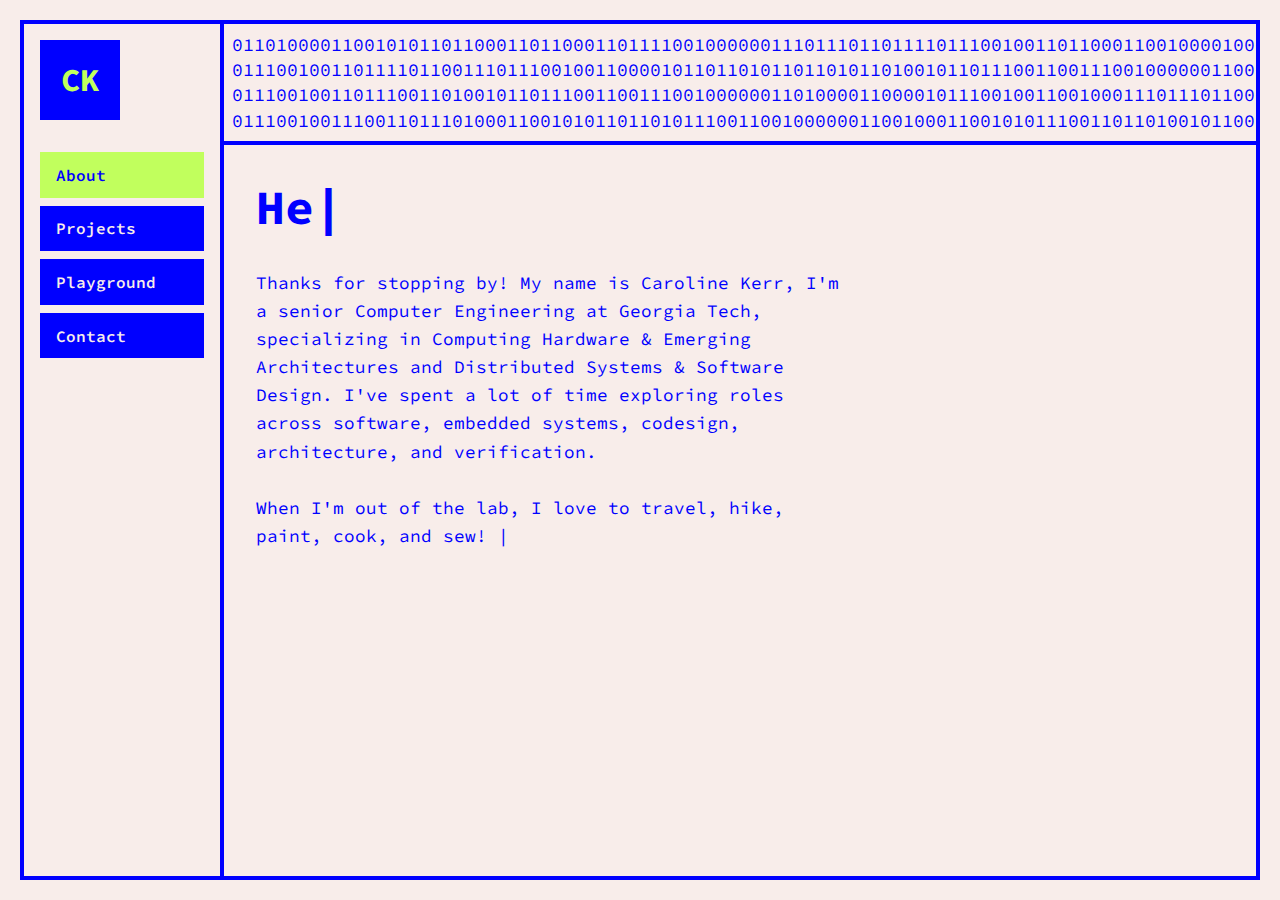
<file: index.html>
<!DOCTYPE html>
<html lang="en">
<head>
    <meta charset="UTF-8">
    <meta name="viewport" content="width=device-width, initial-scale=1.0">
    <title>Caroline J. Kerr - Computer Engineering</title>
    <link rel="stylesheet" href="styles.css">
</head>
<body>
    <div class="desktop">
        <div class="window">
            <div class="window-content">
                <nav class="sidebar">
                    <div class="logo">CK</div>
                    <ul class="nav-menu">
                        <li class="nav-item">
                            <a href="index.html" class="nav-link active">About</a>
                        </li>
                        <li class="nav-item">
                            <a href="projects.html" class="nav-link">Projects</a>
                        </li>
                        <li class="nav-item">
                            <a href="playground.html" class="nav-link">Playground</a>
                        </li>
                        <li class="nav-item">
                            <a href="contact.html" class="nav-link">Contact</a>
                        </li>
                    </ul>
                </nav>
                
                <main class="main-content">
                    <div class="binary-header">
                        <div>[base64]</div>
                        <div>[base64]</div>
                        <div>[base64]</div>
                        <div>[base64]</div>
                    </div>
                    
                    <div class="content-area">
                        <section id="about">
                            <h1 class="main-title" id="helloWorldText"></h1>
                            <div class="main-description">
                                 Thanks for stopping by! My name is Caroline Kerr, I'm a senior Computer Engineering at Georgia Tech, specializing in Computing Hardware & Emerging Architectures and Distributed Systems & Software Design. I've spent a lot of time exploring roles across software, embedded systems, codesign, architecture, and verification. 
                                <br><br>
                                 When I'm out of the lab, I love to travel, hike, paint, cook, and sew!
                                <span class="cursor">|</span>
                            </div>
                        </section>
                    </div>
                </main>
            </div>
        </div>
    </div>

    <script>
        // Typing effect for Hello World
        function typeWriter() {
            const text = "Hello World!";
            const element = document.getElementById('helloWorldText');
            
            if (!element) {
                console.error('Element with ID helloWorldText not found');
                return;
            }
            
            let i = 0;
            element.innerHTML = '<span class="cursor">|</span>';
            
            function type() {
                if (i < text.length) {
                    element.innerHTML = text.slice(0, i + 1) + '<span class="cursor">|</span>';
                    i++;
                    setTimeout(type, 150);
                } else {
                    element.innerHTML = text + '<span class="cursor">|</span>';
                }
            }
            
            setTimeout(type, 500);
        }

        // Initialize typing effect when page loads
        document.addEventListener('DOMContentLoaded', function() {
            typeWriter();
        });
    </script>
</body>
</html>
</file>
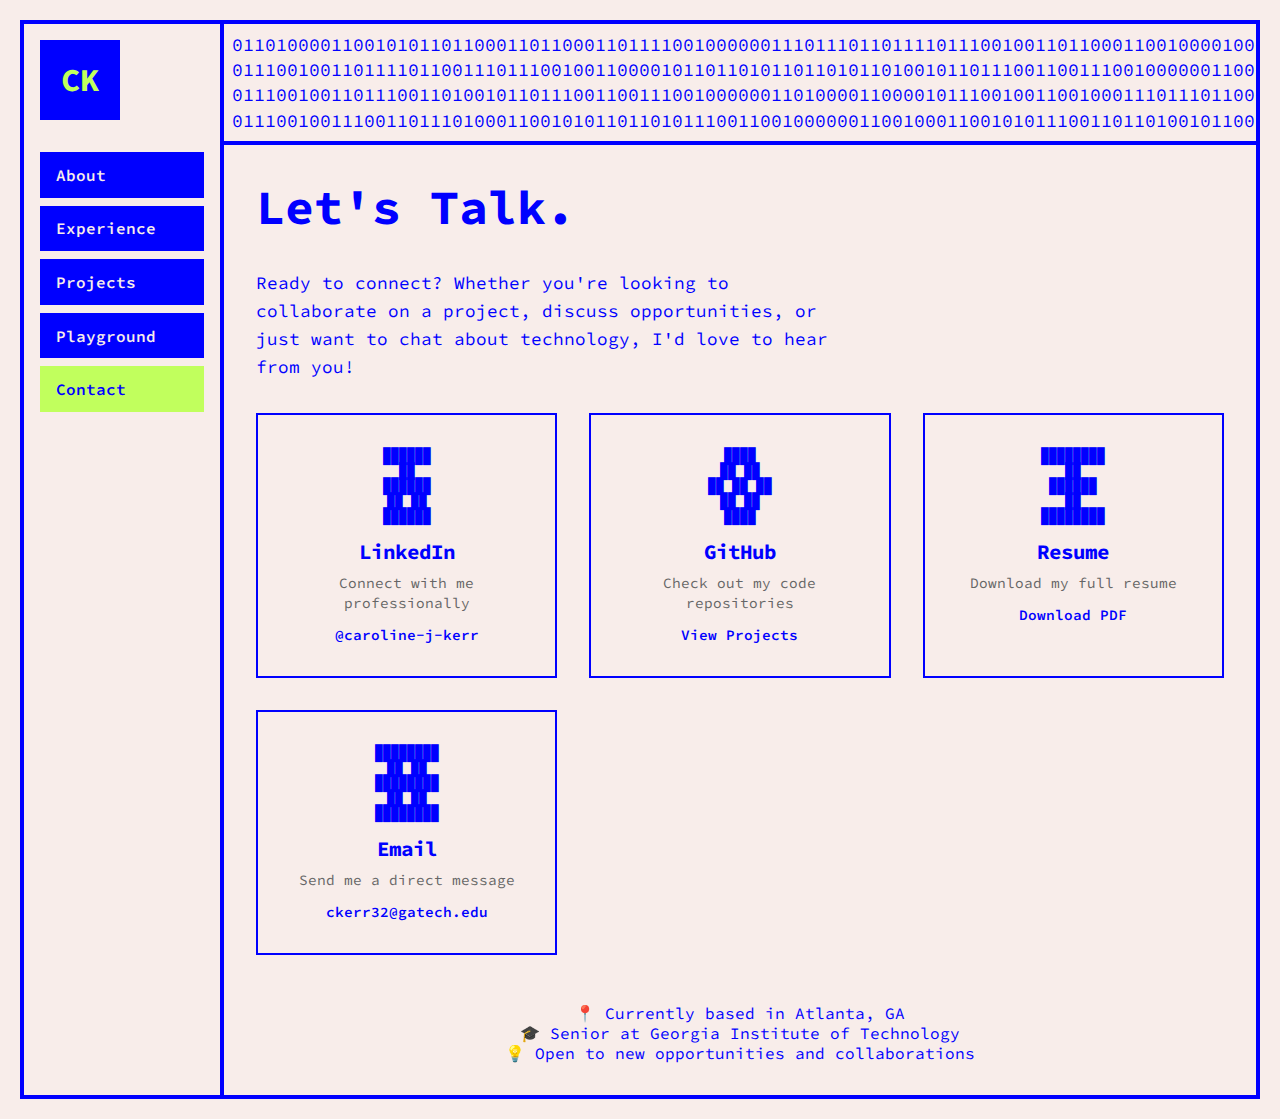
<file: contact.html>
<!DOCTYPE html>
<html lang="en">
<head>
    <meta charset="UTF-8">
    <meta name="viewport" content="width=device-width, initial-scale=1.0">
    <title>Contact - Caroline J. Kerr</title>
    <link rel="stylesheet" href="styles.css">
</head>
<body>
    <div class="desktop">
        <div class="window">
            <div class="window-content">
                <nav class="sidebar">
                    <div class="logo">CK</div>
                    <ul class="nav-menu">
                        <li class="nav-item">
                            <a href="index.html" class="nav-link">About</a>
                        </li>
                        <li class="nav-item">
                            <a href="experience.html" class="nav-link">Experience</a>
                        </li>
                        <li class="nav-item">
                            <a href="projects.html" class="nav-link">Projects</a>
                        </li>
                        <li class="nav-item">
                            <a href="playground.html" class="nav-link">Playground</a>
                        </li>
                        <li class="nav-item">
                            <a href="contact.html" class="nav-link active">Contact</a>
                        </li>
                    </ul>
                </nav>
                
                <main class="main-content">
                    <div class="binary-header">
                        <div>[base64]</div>
                        <div>[base64]</div>
                        <div>[base64]</div>
                        <div>[base64]</div>
                    </div>
                    
                    <div class="content-area">
                        <section id="contact">
                            <h1 class="main-title">Let's Talk.</h1>
                            <div class="contact-intro">
                                <p class="main-description">
                                    Ready to connect? Whether you're looking to collaborate on a project, discuss opportunities, or just want to chat about technology, I'd love to hear from you!
                                </p>
                            </div>
                            
                            <div class="contact-grid">
                                <div class="contact-card" onclick="openLinkedIn()">
                                    <div class="contact-icon">
                                        <div class="pixel-icon linkedin-icon">
                                            <div class="pixel-row">██████</div>
                                            <div class="pixel-row">██    </div>
                                            <div class="pixel-row">██████</div>
                                            <div class="pixel-row">██  ██</div>
                                            <div class="pixel-row">██████</div>
                                        </div>
                                    </div>
                                    <div class="contact-title">LinkedIn</div>
                                    <div class="contact-description">Connect with me professionally</div>
                                    <div class="contact-link">@caroline-j-kerr</div>
                                </div>
                                
                                <div class="contact-card" onclick="openGitHub()">
                                    <div class="contact-icon">
                                        <div class="pixel-icon github-icon">
                                            <div class="pixel-row">  ████  </div>
                                            <div class="pixel-row">██    ██</div>
                                            <div class="pixel-row">██ ██ ██</div>
                                            <div class="pixel-row">██    ██</div>
                                            <div class="pixel-row">  ████  </div>
                                        </div>
                                    </div>
                                    <div class="contact-title">GitHub</div>
                                    <div class="contact-description">Check out my code repositories</div>
                                    <div class="contact-link">View Projects</div>
                                </div>
                                
                                <div class="contact-card" onclick="openResume()">
                                    <div class="contact-icon">
                                        <div class="pixel-icon resume-icon">
                                            <div class="pixel-row">████████</div>
                                            <div class="pixel-row">██      </div>
                                            <div class="pixel-row">██████  </div>
                                            <div class="pixel-row">██      </div>
                                            <div class="pixel-row">████████</div>
                                        </div>
                                    </div>
                                    <div class="contact-title">Resume</div>
                                    <div class="contact-description">Download my full resume</div>
                                    <div class="contact-link">Download PDF</div>
                                </div>
                                
                                <div class="contact-card" onclick="openEmail()">
                                    <div class="contact-icon">
                                        <div class="pixel-icon email-icon">
                                            <div class="pixel-row">████████</div>
                                            <div class="pixel-row">██    ██</div>
                                            <div class="pixel-row">████████</div>
                                            <div class="pixel-row">██    ██</div>
                                            <div class="pixel-row">████████</div>
                                        </div>
                                    </div>
                                    <div class="contact-title">Email</div>
                                    <div class="contact-description">Send me a direct message</div>
                                    <div class="contact-link">ckerr32@gatech.edu</div>
                                </div>
                            </div>
                            
                            <div class="contact-footer">
                                <p style="color: #0000ff; text-align: center; margin-top: 2rem; font-family: 'Source Code Pro', monospace;">
                                    📍 Currently based in Atlanta, GA<br>
                                    🎓 Senior at Georgia Institute of Technology<br>
                                    💡 Open to new opportunities and collaborations
                                </p>
                            </div>
                        </section>
                    </div>
                </main>
            </div>
        </div>
    </div>

    <script>
        function openLinkedIn() {
            window.open('https://www.linkedin.com/in/caroline-j-kerr/', '_blank');
        }

        function openGitHub() {
            // Add your GitHub URL here
            window.open('https://github.com/yourusername', '_blank');
        }

        function openResume() {
            // Add your resume PDF link here
            window.open('path/to/your/resume.pdf', '_blank');
        }

        function openEmail() {
            window.location.href = 'mailto:ckerr32@gatech.edu?subject=Hello Caroline!';
        }

        // Add hover effect to contact cards
        document.addEventListener('DOMContentLoaded', function() {
            const cards = document.querySelectorAll('.contact-card');
            
            cards.forEach(card => {
                card.addEventListener('mouseenter', function() {
                    this.style.transform = 'scale(1.02)';
                    this.style.boxShadow = '0 4px 8px rgba(0, 0, 255, 0.2)';
                });
                
                card.addEventListener('mouseleave', function() {
                    this.style.transform = 'scale(1)';
                    this.style.boxShadow = 'none';
                });
            });
        });
    </script>
</body>
</html>
</file>
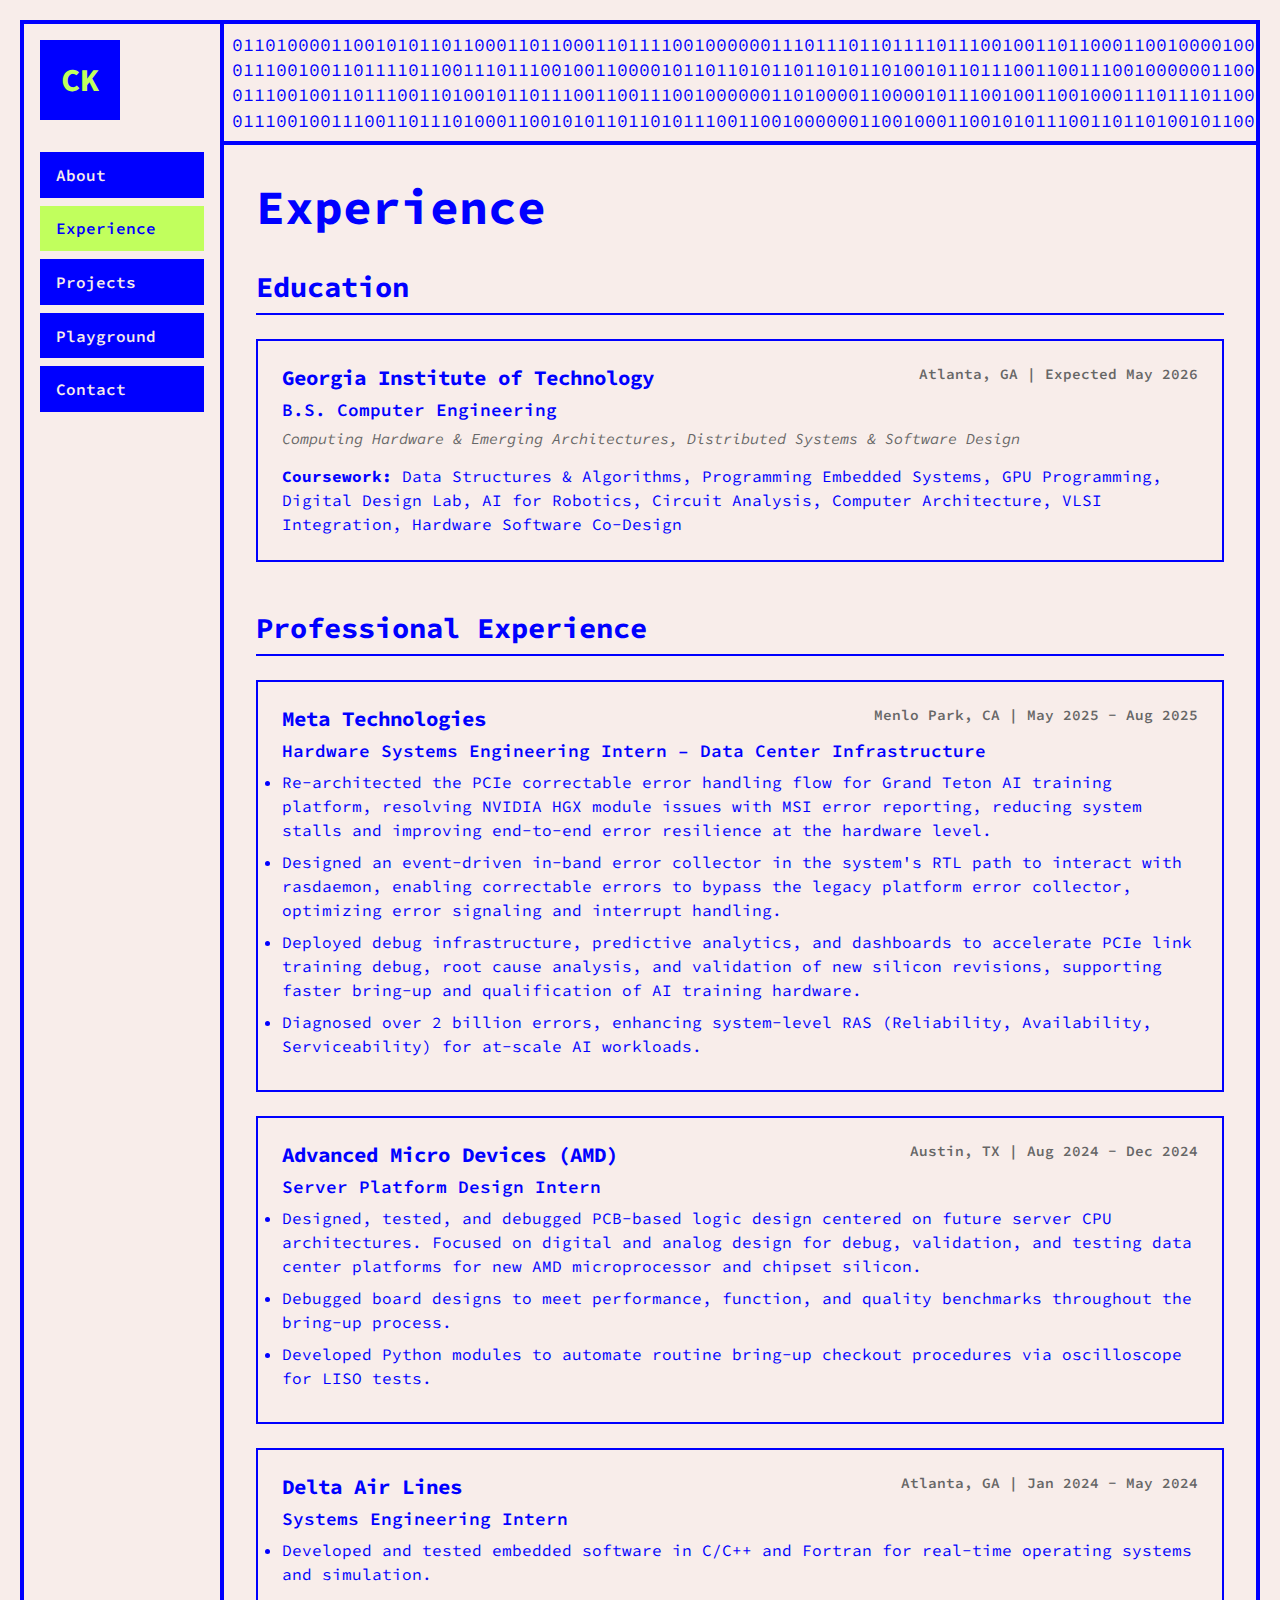
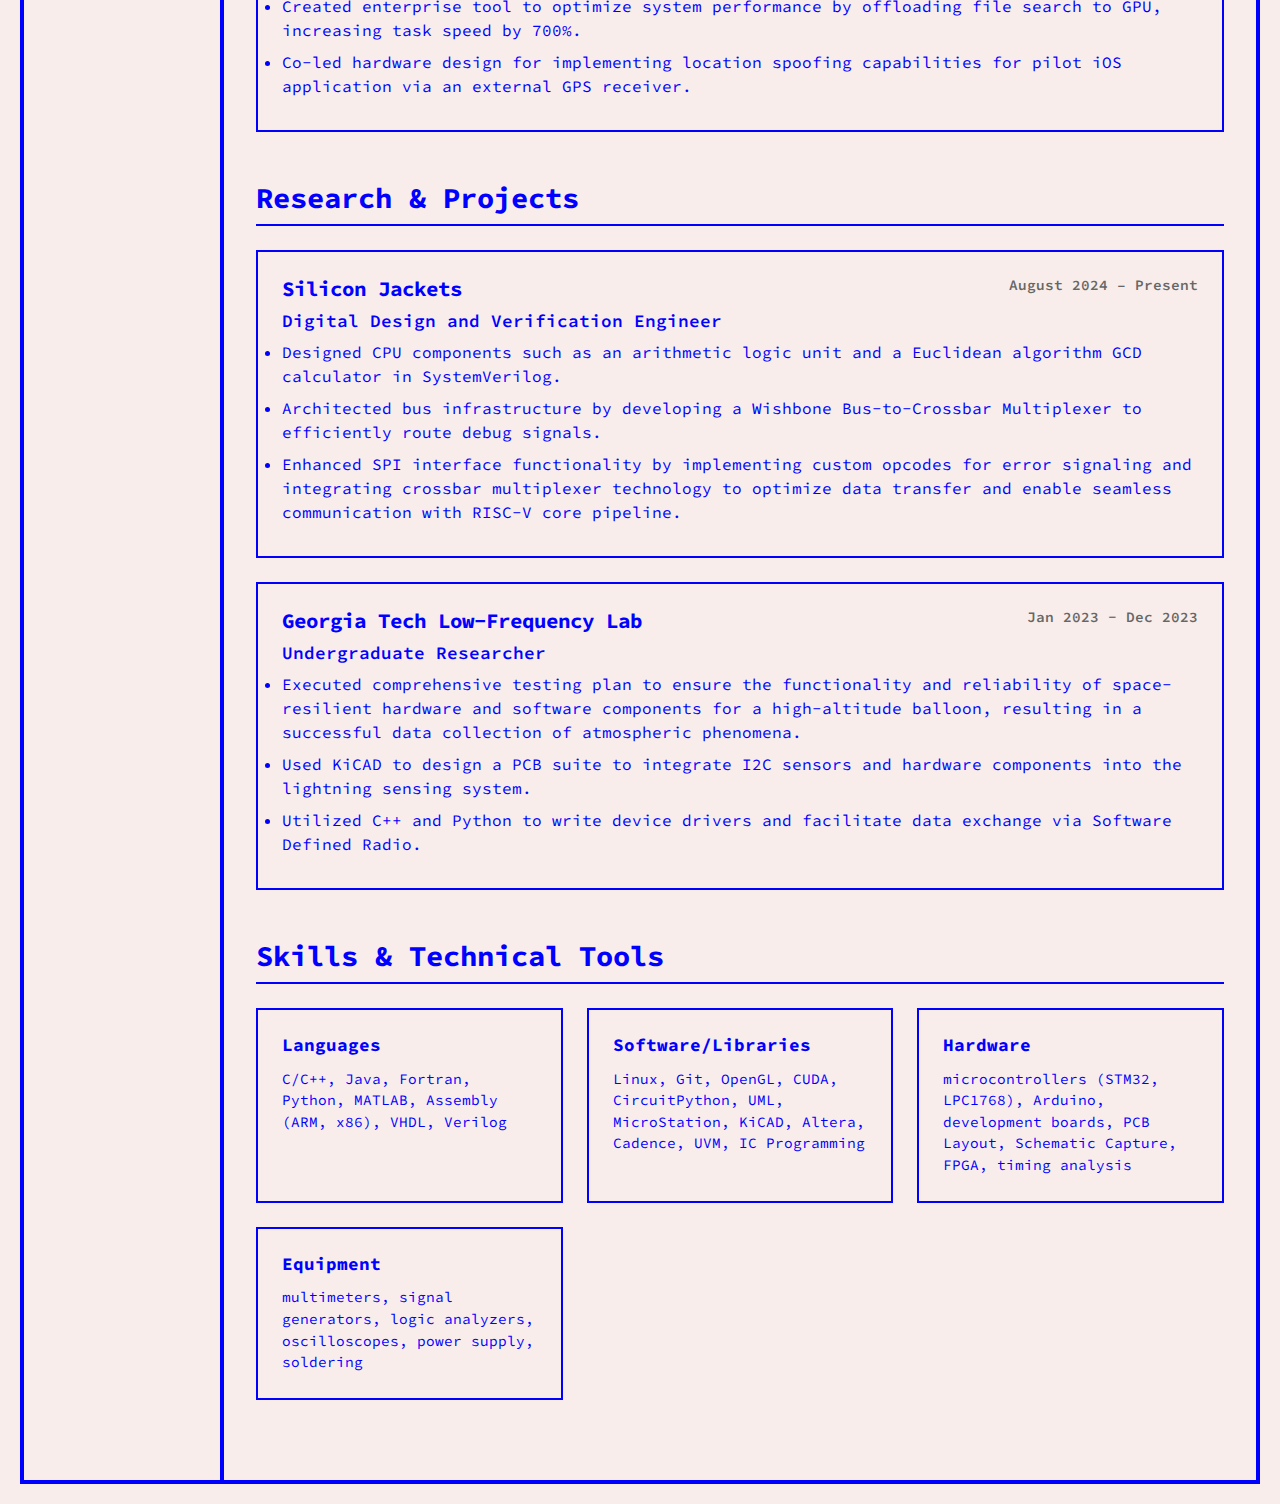
<file: experience.html>
<!DOCTYPE html>
<html lang="en">
<head>
    <meta charset="UTF-8">
    <meta name="viewport" content="width=device-width, initial-scale=1.0">
    <title>Experience - Caroline J. Kerr</title>
    <link rel="stylesheet" href="styles.css">
</head>
<body>
    <div class="desktop">
        <div class="window">
            <div class="window-content">
                <nav class="sidebar">
                    <div class="logo">CK</div>
                    <ul class="nav-menu">
                        <li class="nav-item">
                            <a href="index.html" class="nav-link">About</a>
                        </li>
                        <li class="nav-item">
                            <a href="experience.html" class="nav-link active">Experience</a>
                        </li>
                        <li class="nav-item">
                            <a href="projects.html" class="nav-link">Projects</a>
                        </li>
                        <li class="nav-item">
                            <a href="playground.html" class="nav-link">Playground</a>
                        </li>
                        <li class="nav-item">
                            <a href="contact.html" class="nav-link">Contact</a>
                        </li>
                    </ul>
                </nav>
                
                <main class="main-content">
                    <div class="binary-header">
                        <div>[base64]</div>
                        <div>[base64]</div>
                        <div>[base64]</div>
                        <div>[base64]</div>
                    </div>
                    
                    <div class="content-area">
                        <section id="experience">
                            <h1 class="main-title">Experience</h1>
                            
                            <!-- Education Section -->
                            <div class="experience-section">
                                <h2 class="section-title">Education</h2>
                                <div class="experience-card">
                                    <div class="experience-header">
                                        <div class="company-title">Georgia Institute of Technology</div>
                                        <div class="location-date">Atlanta, GA | Expected May 2026</div>
                                    </div>
                                    <div class="role-title">B.S. Computer Engineering</div>
                                    <div class="specialization">Computing Hardware & Emerging Architectures, Distributed Systems & Software Design</div>
                                    <div class="experience-details">
                                        <strong>Coursework:</strong> Data Structures & Algorithms, Programming Embedded Systems, GPU Programming, Digital Design Lab, AI for Robotics, Circuit Analysis, Computer Architecture, VLSI Integration, Hardware Software Co-Design
                                    </div>
                                </div>
                            </div>

                            <!-- Professional Experience Section -->
                            <div class="experience-section">
                                <h2 class="section-title">Professional Experience</h2>
                                
                                <div class="experience-card">
                                    <div class="experience-header">
                                        <div class="company-title">Meta Technologies</div>
                                        <div class="location-date">Menlo Park, CA | May 2025 - Aug 2025</div>
                                    </div>
                                    <div class="role-title">Hardware Systems Engineering Intern – Data Center Infrastructure</div>
                                    <ul class="experience-details">
                                        <li>Re-architected the PCIe correctable error handling flow for Grand Teton AI training platform, resolving NVIDIA HGX module issues with MSI error reporting, reducing system stalls and improving end-to-end error resilience at the hardware level.</li>
                                        <li>Designed an event-driven in-band error collector in the system's RTL path to interact with rasdaemon, enabling correctable errors to bypass the legacy platform error collector, optimizing error signaling and interrupt handling.</li>
                                        <li>Deployed debug infrastructure, predictive analytics, and dashboards to accelerate PCIe link training debug, root cause analysis, and validation of new silicon revisions, supporting faster bring-up and qualification of AI training hardware.</li>
                                        <li>Diagnosed over 2 billion errors, enhancing system-level RAS (Reliability, Availability, Serviceability) for at-scale AI workloads.</li>
                                    </ul>
                                </div>

                                <div class="experience-card">
                                    <div class="experience-header">
                                        <div class="company-title">Advanced Micro Devices (AMD)</div>
                                        <div class="location-date">Austin, TX | Aug 2024 - Dec 2024</div>
                                    </div>
                                    <div class="role-title">Server Platform Design Intern</div>
                                    <ul class="experience-details">
                                        <li>Designed, tested, and debugged PCB-based logic design centered on future server CPU architectures. Focused on digital and analog design for debug, validation, and testing data center platforms for new AMD microprocessor and chipset silicon.</li>
                                        <li>Debugged board designs to meet performance, function, and quality benchmarks throughout the bring-up process.</li>
                                        <li>Developed Python modules to automate routine bring-up checkout procedures via oscilloscope for LISO tests.</li>
                                    </ul>
                                </div>

                                <div class="experience-card">
                                    <div class="experience-header">
                                        <div class="company-title">Delta Air Lines</div>
                                        <div class="location-date">Atlanta, GA | Jan 2024 - May 2024</div>
                                    </div>
                                    <div class="role-title">Systems Engineering Intern</div>
                                    <ul class="experience-details">
                                        <li>Developed and tested embedded software in C/C++ and Fortran for real-time operating systems and simulation.</li>
                                        <li>Created enterprise tool to optimize system performance by offloading file search to GPU, increasing task speed by 700%.</li>
                                        <li>Co-led hardware design for implementing location spoofing capabilities for pilot iOS application via an external GPS receiver.</li>
                                    </ul>
                                </div>
                            </div>

                            <!-- Research & Projects Section -->
                            <div class="experience-section">
                                <h2 class="section-title">Research & Projects</h2>
                                
                                <div class="experience-card">
                                    <div class="experience-header">
                                        <div class="company-title">Silicon Jackets</div>
                                        <div class="location-date">August 2024 – Present</div>
                                    </div>
                                    <div class="role-title">Digital Design and Verification Engineer</div>
                                    <ul class="experience-details">
                                        <li>Designed CPU components such as an arithmetic logic unit and a Euclidean algorithm GCD calculator in SystemVerilog.</li>
                                        <li>Architected bus infrastructure by developing a Wishbone Bus-to-Crossbar Multiplexer to efficiently route debug signals.</li>
                                        <li>Enhanced SPI interface functionality by implementing custom opcodes for error signaling and integrating crossbar multiplexer technology to optimize data transfer and enable seamless communication with RISC-V core pipeline.</li>
                                    </ul>
                                </div>

                                <div class="experience-card">
                                    <div class="experience-header">
                                        <div class="company-title">Georgia Tech Low-Frequency Lab</div>
                                        <div class="location-date">Jan 2023 - Dec 2023</div>
                                    </div>
                                    <div class="role-title">Undergraduate Researcher</div>
                                    <ul class="experience-details">
                                        <li>Executed comprehensive testing plan to ensure the functionality and reliability of space-resilient hardware and software components for a high-altitude balloon, resulting in a successful data collection of atmospheric phenomena.</li>
                                        <li>Used KiCAD to design a PCB suite to integrate I2C sensors and hardware components into the lightning sensing system.</li>
                                        <li>Utilized C++ and Python to write device drivers and facilitate data exchange via Software Defined Radio.</li>
                                    </ul>
                                </div>
                            </div>

                            <!-- Skills Section -->
                            <div class="experience-section">
                                <h2 class="section-title">Skills & Technical Tools</h2>
                                <div class="skills-grid">
                                    <div class="skill-category">
                                        <h3 class="skill-title">Languages</h3>
                                        <div class="skill-list">C/C++, Java, Fortran, Python, MATLAB, Assembly (ARM, x86), VHDL, Verilog</div>
                                    </div>
                                    <div class="skill-category">
                                        <h3 class="skill-title">Software/Libraries</h3>
                                        <div class="skill-list">Linux, Git, OpenGL, CUDA, CircuitPython, UML, MicroStation, KiCAD, Altera, Cadence, UVM, IC Programming</div>
                                    </div>
                                    <div class="skill-category">
                                        <h3 class="skill-title">Hardware</h3>
                                        <div class="skill-list">microcontrollers (STM32, LPC1768), Arduino, development boards, PCB Layout, Schematic Capture, FPGA, timing analysis</div>
                                    </div>
                                    <div class="skill-category">
                                        <h3 class="skill-title">Equipment</h3>
                                        <div class="skill-list">multimeters, signal generators, logic analyzers, oscilloscopes, power supply, soldering</div>
                                    </div>
                                </div>
                            </div>
                        </section>
                    </div>
                </main>
            </div>
        </div>
    </div>
</body>
</html>
</file>
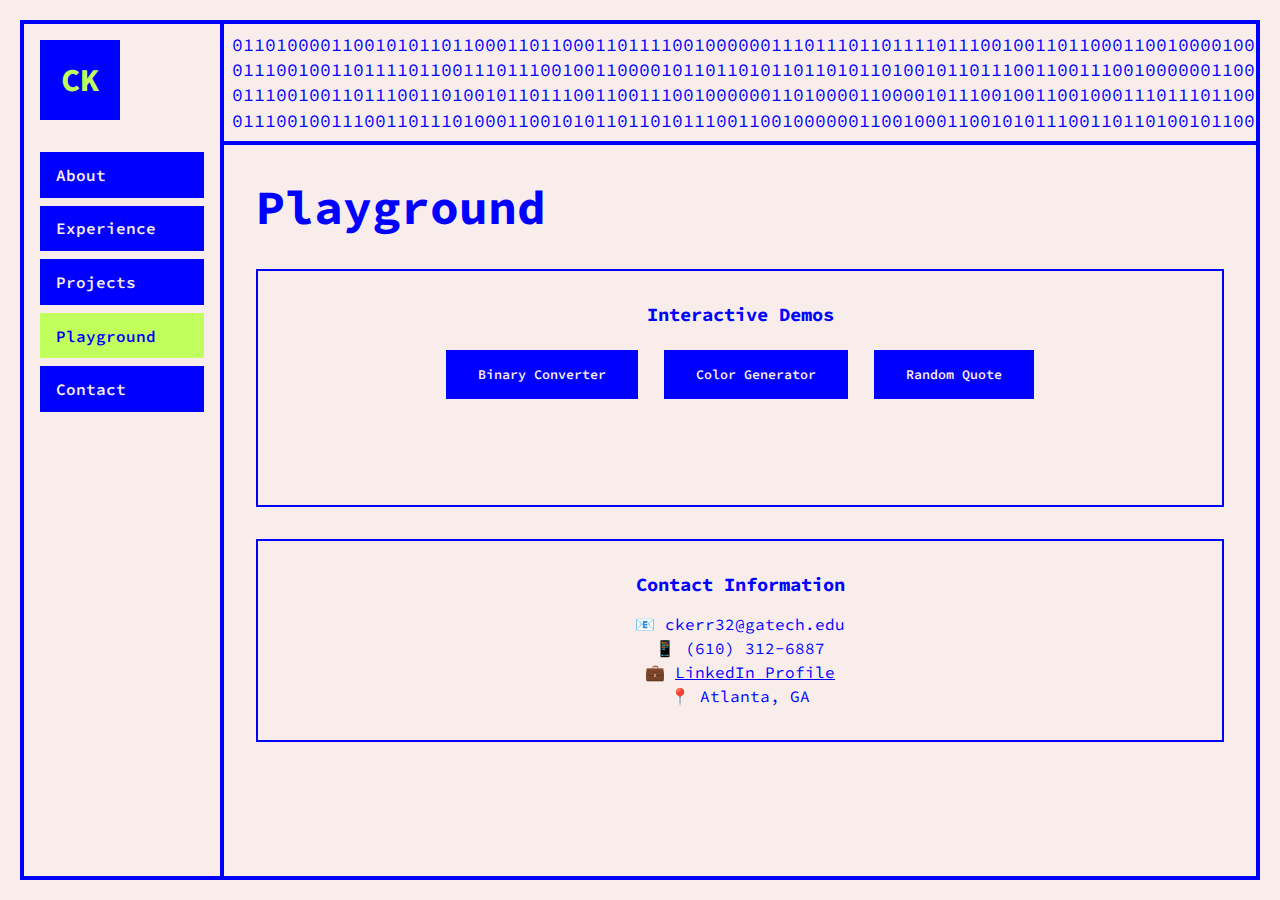
<file: playground.html>
<!DOCTYPE html>
<html lang="en">
<head>
    <meta charset="UTF-8">
    <meta name="viewport" content="width=device-width, initial-scale=1.0">
    <title>Playground - Caroline J. Kerr</title>
    <link rel="stylesheet" href="styles.css">
</head>
<body>
    <div class="desktop">
        <div class="window">
            <div class="window-content">
                <nav class="sidebar">
                    <div class="logo">CK</div>
                    <ul class="nav-menu">
                        <li class="nav-item">
                            <a href="index.html" class="nav-link">About</a>
                        </li>
                        <li class="nav-item">
                            <a href="experience.html" class="nav-link">Experience</a>
                        </li>
                        <li class="nav-item">
                            <a href="projects.html" class="nav-link">Projects</a>
                        </li>
                        <li class="nav-item">
                            <a href="playground.html" class="nav-link active">Playground</a>
                        </li>
                        <li class="nav-item">
                            <a href="contact.html" class="nav-link">Contact</a>
                        </li>
                    </ul>
                </nav>
                
                <main class="main-content">
                    <div class="binary-header">
                        <div>[base64]</div>
                        <div>[base64]</div>
                        <div>[base64]</div>
                        <div>[base64]</div>
                    </div>
                    
                    <div class="content-area">
                        <section id="playground">
                            <h1 class="main-title">Playground</h1>
                            <div class="playground-container">
                                <div class="demo-box">
                                    <h3 style="margin-bottom: 1rem; color: #0000ff;">Interactive Demos</h3>
                                    <button class="demo-button" onclick="runDemo1()">Binary Converter</button>
                                    <button class="demo-button" onclick="runDemo2()">Color Generator</button>
                                    <button class="demo-button" onclick="runDemo3()">Random Quote</button>
                                    <div id="demo-output" style="margin-top: 1rem; min-height: 50px; color: #0000ff;"></div>
                                </div>
                                
                                <div class="demo-box">
                                    <h3 style="margin-bottom: 1rem; color: #0000ff;">Contact Information</h3>
                                    <p style="color: #0000ff; line-height: 1.5;">
                                        📧 ckerr32@gatech.edu<br>
                                        📱 (610) 312-6887<br>
                                        💼 <a href="https://www.linkedin.com/in/caroline-j-kerr/" target="_blank" style="color: #0000ff;">LinkedIn Profile</a><br>
                                        📍 Atlanta, GA
                                    </p>
                                </div>
                            </div>
                        </section>
                    </div>
                </main>
            </div>
        </div>
    </div>

    <script>
        // Playground demo functions
        function runDemo1() {
            const num = Math.floor(Math.random() * 256);
            const binary = num.toString(2).padStart(8, '0');
            document.getElementById('demo-output').innerHTML = 
                `<strong>Binary Converter:</strong><br>Decimal: ${num} → Binary: ${binary}`;
        }

        function runDemo2() {
            const colors = ['#FF6B6B', '#4ECDC4', '#45B7D1', '#96CEB4', '#FFEAA7', '#DDA0DD', '#98D8C8'];
            const randomColor = colors[Math.floor(Math.random() * colors.length)];
            document.getElementById('demo-output').innerHTML = 
                `<strong>Random Color:</strong><br><div style="width: 100px; height: 50px; background: ${randomColor}; margin: 10px auto; border: 2px solid #0000ff;"></div>Hex: ${randomColor}`;
        }

        function runDemo3() {
            const quotes = [
                "The best way to predict the future is to invent it. - Alan Kay",
                "Any sufficiently advanced technology is indistinguishable from magic. - Arthur C. Clarke",
                "The computer was born to solve problems that did not exist before. - Bill Gates",
                "Hardware is easy to protect: lock it in a room, chain it to a desk, or buy a spare. - Schneier",
                "Software is a gas; it expands to fill its container. - Nathan Myhrvold"
            ];
            const randomQuote = quotes[Math.floor(Math.random() * quotes.length)];
            document.getElementById('demo-output').innerHTML = 
                `<strong>Engineering Quote:</strong><br><em>"${randomQuote}"</em>`;
        }
    </script>
</body>
</html>
</file>
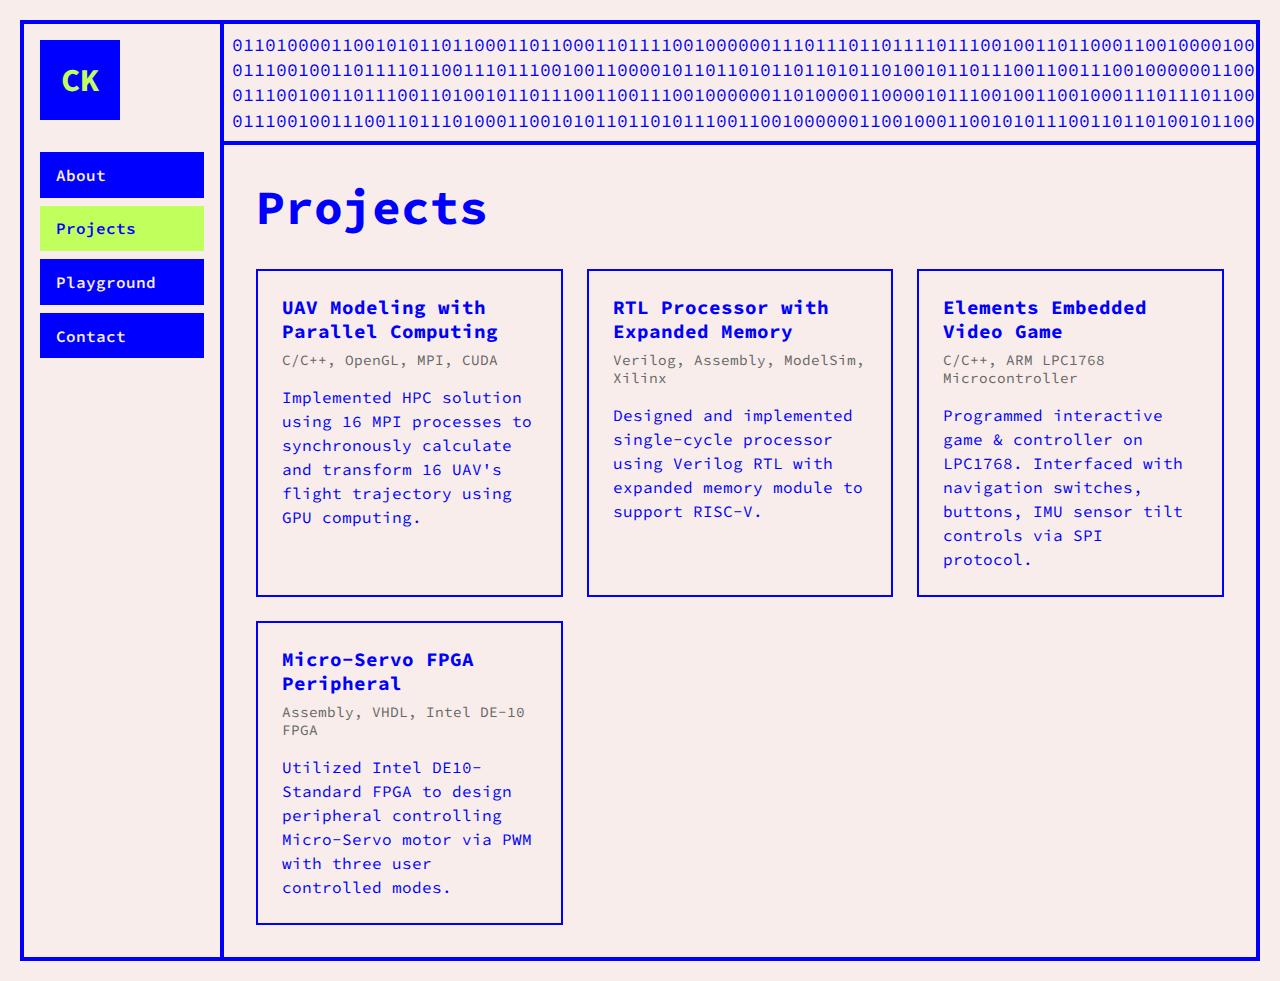
<file: projects.html>
<!DOCTYPE html>
<html lang="en">
<head>
    <meta charset="UTF-8">
    <meta name="viewport" content="width=device-width, initial-scale=1.0">
    <title>Projects - Caroline J. Kerr</title>
    <link rel="stylesheet" href="styles.css">
</head>
<body>
    <div class="desktop">
        <div class="window">
            <div class="window-content">
                <nav class="sidebar">
                    <div class="logo">CK</div>
                    <ul class="nav-menu">
                        <li class="nav-item">
                            <a href="index.html" class="nav-link">About</a>
                        </li>
                        <li class="nav-item">
                            <a href="projects.html" class="nav-link active">Projects</a>
                        </li>
                        <li class="nav-item">
                            <a href="playground.html" class="nav-link">Playground</a>
                        </li>
                        <li class="nav-item">
                            <a href="contact.html" class="nav-link">Contact</a>
                        </li>
                    </ul>
                </nav>
                
                <main class="main-content">
                    <div class="binary-header">
                        <div>[base64]</div>
                        <div>[base64]</div>
                        <div>[base64]</div>
                        <div>[base64]</div>
                    </div>
                    
                    <div class="content-area">
                        <section id="projects">
                            <h1 class="main-title">Projects</h1>
                            <div class="project-grid">
                                <div class="project-card">
                                    <div class="project-title">UAV Modeling with Parallel Computing</div>
                                    <div class="project-tech">C/C++, OpenGL, MPI, CUDA</div>
                                    <div class="project-description">
                                        Implemented HPC solution using 16 MPI processes to synchronously calculate and transform 16 UAV's flight trajectory using GPU computing.
                                    </div>
                                </div>
                                
                                <div class="project-card">
                                    <div class="project-title">RTL Processor with Expanded Memory</div>
                                    <div class="project-tech">Verilog, Assembly, ModelSim, Xilinx</div>
                                    <div class="project-description">
                                        Designed and implemented single-cycle processor using Verilog RTL with expanded memory module to support RISC-V.
                                    </div>
                                </div>
                                
                                <div class="project-card">
                                    <div class="project-title">Elements Embedded Video Game</div>
                                    <div class="project-tech">C/C++, ARM LPC1768 Microcontroller</div>
                                    <div class="project-description">
                                        Programmed interactive game & controller on LPC1768. Interfaced with navigation switches, buttons, IMU sensor tilt controls via SPI protocol.
                                    </div>
                                </div>
                                
                                <div class="project-card">
                                    <div class="project-title">Micro-Servo FPGA Peripheral</div>
                                    <div class="project-tech">Assembly, VHDL, Intel DE-10 FPGA</div>
                                    <div class="project-description">
                                        Utilized Intel DE10-Standard FPGA to design peripheral controlling Micro-Servo motor via PWM with three user controlled modes.
                                    </div>
                                </div>
                            </div>
                        </section>
                    </div>
                </main>
            </div>
        </div>
    </div>
</body>
</html>
</file>
<file: styles.css>
@import url('https://fonts.googleapis.com/css2?family=Source+Code+Pro:wght@400;600;700&display=swap');

* {
    margin: 0;
    padding: 0;
    box-sizing: border-box;
}

body {
    font-family: 'Source Code Pro', 'Courier New', monospace;
    background: #F8EDEA;
    color: #0000ff;
    min-height: 100vh;
}

/* Desktop Environment */
.desktop {
    width: 100vw;
    min-height: 100vh;
    background: #F8EDEA;
    position: relative;
    padding: 20px;
}

/* Main Window */
.window {
    width: 100%;
    min-height: calc(100vh - 40px);
    background: #F8EDEA;
    border: 4px solid #0000ff;
    display: flex;
    flex-direction: column;
}

.window-content {
    flex: 1;
    display: flex;
    background: #F8EDEA;
}

/* Sidebar */
.sidebar {
    width: 200px;
    background: #F8EDEA;
    border-right: 4px solid #0000ff;
    display: flex;
    flex-direction: column;
    padding: 1rem;
    gap: 1rem;
}

.logo {
    width: 80px;
    height: 80px;
    background: #0000ff;
    display: flex;
    align-items: center;
    justify-content: center;
    font-size: 2rem;
    font-weight: 700;
    font-family: 'Source Code Pro', monospace;
    color: #C1FF5D;
    margin-bottom: 1rem;
}

.nav-menu {
    list-style: none;
    display: flex;
    flex-direction: column;
    gap: 0.5rem;
}

.nav-item {
    margin: 0;
}

.nav-link {
    display: block;
    padding: 0.8rem 1rem;
    background: #0000ff;
    text-decoration: none;
    color: #F8EDEA;
    font-weight: 600;
    font-family: 'Source Code Pro', monospace;
    cursor: pointer;
    transition: all 0.1s ease;
    text-align: left;
}

.nav-link:hover {
    background: #C1FF5D;
    color: #0000ff;
}

.nav-link.active {
    background: #C1FF5D;
    color: #0000ff;
}

/* Main Content */
.main-content {
    flex: 1;
    overflow-y: auto;
    background: #F8EDEA;
    display: flex;
    flex-direction: column;
}

.binary-header {
    background: #F8EDEA;
    color: #0000ff;
    padding: 0.5rem;
    font-family: 'Source Code Pro', monospace;
    font-size: 18px;
    line-height: 1.4;
    overflow: hidden;
    white-space: nowrap;
    border-bottom: 4px solid #0000ff;
}

.content-area {
    flex: 1;
    padding: 2rem;
    display: flex;
    flex-direction: column;
}

.main-title {
    font-size: 3rem;
    font-weight: 700;
    font-family: 'Source Code Pro', monospace;
    color: #0000ff;
    margin-bottom: 2rem;
}

.main-description {
    font-size: 1.1rem;
    font-family: 'Source Code Pro', monospace;
    color: #0000ff;
    line-height: 1.6;
    max-width: 600px;
}

/* Project Cards */
.project-grid {
    display: grid;
    grid-template-columns: repeat(auto-fit, minmax(300px, 1fr));
    gap: 1.5rem;
    margin-top: 2rem;
}

.project-card {
    background: #F8EDEA;
    border: 2px solid #0000ff;
    padding: 1.5rem;
}

.project-title {
    font-size: 1.2rem;
    font-weight: 700;
    font-family: 'Source Code Pro', monospace;
    color: #0000ff;
    margin-bottom: 0.5rem;
}

.project-tech {
    color: #666;
    font-size: 0.9rem;
    font-family: 'Source Code Pro', monospace;
    margin-bottom: 1rem;
}

.project-description {
    line-height: 1.5;
    font-family: 'Source Code Pro', monospace;
    color: #0000ff;
}

/* Playground specific styles */
.playground-container {
    display: flex;
    flex-direction: column;
    gap: 2rem;
}

.demo-box {
    background: #F8EDEA;
    border: 2px solid #0000ff;
    padding: 2rem;
    text-align: center;
}

.demo-button {
    background: #0000ff;
    color: #F8EDEA;
    border: none;
    padding: 1rem 2rem;
    font-family: 'Source Code Pro', monospace;
    font-weight: 600;
    cursor: pointer;
    margin: 0.5rem;
}

.demo-button:hover {
    background: #C1FF5D;
    color: #0000ff;
}

/* Responsive Design */
@media (max-width: 768px) {
    .desktop {
        padding: 10px;
    }
    
    .window-content {
        flex-direction: column;
    }
    
    .sidebar {
        width: 100%;
        border-right: none;
        border-bottom: 4px solid #0000ff;
        padding: 1rem;
    }
    
    .nav-menu {
        flex-direction: row;
        flex-wrap: wrap;
    }
    
    .main-title {
        font-size: 2rem;
    }
}

/* Typing cursor animation */
.cursor {
    animation: blink 1s infinite;
    color: #0000ff;
}

@keyframes blink {
    0%, 50% { opacity: 1; }
    51%, 100% { opacity: 0; }
}

/* Contact Page Styles */
.contact-intro {
    margin-bottom: 2rem;
}

.contact-grid {
    display: grid;
    grid-template-columns: repeat(auto-fit, minmax(280px, 1fr));
    gap: 2rem;
    margin-top: 2rem;
}

.contact-card {
    background: #F8EDEA;
    border: 2px solid #0000ff;
    padding: 2rem;
    text-align: center;
    cursor: pointer;
    transition: all 0.2s ease;
    position: relative;
}

.contact-card:hover {
    background: #0000ff;
    color: #F8EDEA;
}

.contact-card:hover .contact-title,
.contact-card:hover .contact-description,
.contact-card:hover .contact-link {
    color: #F8EDEA;
}

.contact-card:hover .pixel-icon {
    color: #C1FF5D;
}

.contact-icon {
    margin-bottom: 1rem;
    display: flex;
    justify-content: center;
}

.pixel-icon {
    font-family: 'Source Code Pro', monospace;
    font-weight: 700;
    color: #0000ff;
    font-size: 0.8rem;
    line-height: 1;
    text-align: center;
}

.pixel-row {
    margin: 2px 0;
}

.contact-title {
    font-size: 1.3rem;
    font-weight: 700;
    font-family: 'Source Code Pro', monospace;
    color: #0000ff;
    margin-bottom: 0.5rem;
}

.contact-description {
    font-size: 0.9rem;
    font-family: 'Source Code Pro', monospace;
    color: #666;
    margin-bottom: 0.8rem;
    line-height: 1.4;
}

.contact-link {
    font-size: 0.9rem;
    font-weight: 600;
    font-family: 'Source Code Pro', monospace;
    color: #0000ff;
}

.contact-footer {
    margin-top: 3rem;
    text-align: center;
}

/* Contact card responsive adjustments */
@media (max-width: 768px) {
    .contact-grid {
        grid-template-columns: 1fr;
        gap: 1rem;
    }
    
    .contact-card {
        padding: 1.5rem;
    }
}

/* Experience Page Styles */
.experience-section {
    margin-bottom: 3rem;
}

.section-title {
    font-size: 1.8rem;
    font-weight: 700;
    font-family: 'Source Code Pro', monospace;
    color: #0000ff;
    margin-bottom: 1.5rem;
    border-bottom: 2px solid #0000ff;
    padding-bottom: 0.5rem;
}

.experience-card {
    background: #F8EDEA;
    border: 2px solid #0000ff;
    padding: 1.5rem;
    margin-bottom: 1.5rem;
}

.experience-header {
    display: flex;
    justify-content: space-between;
    align-items: flex-start;
    margin-bottom: 0.5rem;
    flex-wrap: wrap;
    gap: 0.5rem;
}

.company-title {
    font-size: 1.3rem;
    font-weight: 700;
    font-family: 'Source Code Pro', monospace;
    color: #0000ff;
}

.location-date {
    font-size: 0.9rem;
    font-family: 'Source Code Pro', monospace;
    color: #666;
    font-weight: 600;
}

.role-title {
    font-size: 1.1rem;
    font-weight: 600;
    font-family: 'Source Code Pro', monospace;
    color: #0000ff;
    margin-bottom: 0.5rem;
}

.specialization {
    font-size: 0.95rem;
    font-family: 'Source Code Pro', monospace;
    color: #666;
    margin-bottom: 1rem;
    font-style: italic;
}

.experience-details {
    font-family: 'Source Code Pro', monospace;
    color: #0000ff;
    line-height: 1.5;
}

.experience-details ul {
    margin: 0;
    padding-left: 1.5rem;
}

.experience-details li {
    margin-bottom: 0.5rem;
}

/* Skills Section */
.skills-grid {
    display: grid;
    grid-template-columns: repeat(auto-fit, minmax(280px, 1fr));
    gap: 1.5rem;
}

.skill-category {
    background: #F8EDEA;
    border: 2px solid #0000ff;
    padding: 1.5rem;
}

.skill-title {
    font-size: 1.1rem;
    font-weight: 700;
    font-family: 'Source Code Pro', monospace;
    color: #0000ff;
    margin-bottom: 0.8rem;
}

.skill-list {
    font-family: 'Source Code Pro', monospace;
    color: #0000ff;
    line-height: 1.5;
    font-size: 0.9rem;
}

/* Experience page responsive adjustments */
@media (max-width: 768px) {
    .experience-header {
        flex-direction: column;
        align-items: flex-start;
    }
    
    .skills-grid {
        grid-template-columns: 1fr;
        gap: 1rem;
    }
    
    .section-title {
        font-size: 1.5rem;
    }
}
</file>
